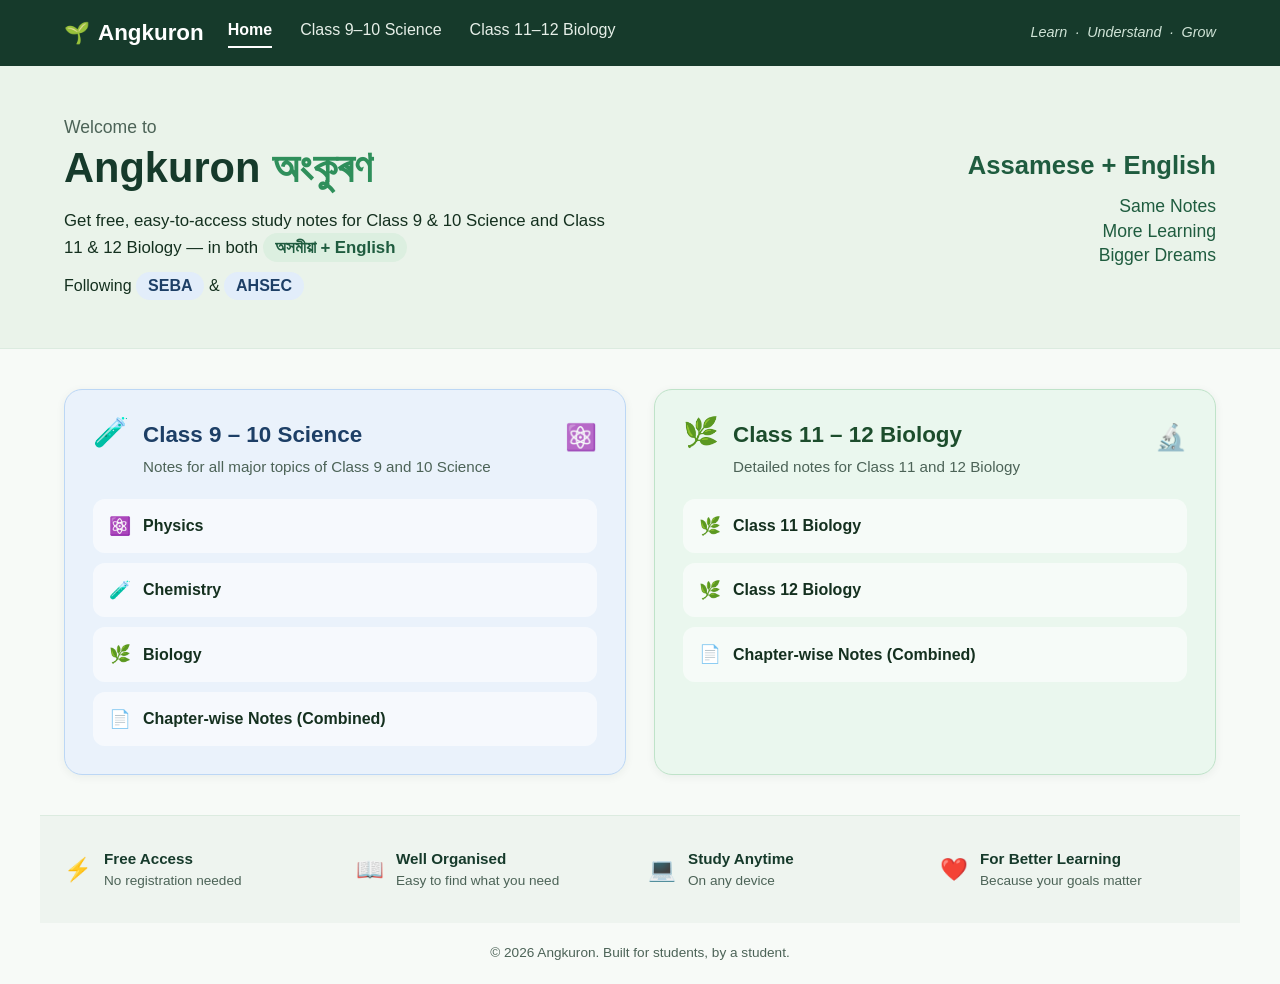
<file: index.html>
<!DOCTYPE html>
<html lang="en">
<head>
  <meta charset="UTF-8" />
  <meta name="viewport" content="width=device-width, initial-scale=1.0" />
  <title>Angkuron | Free Study Notes for Class 9-10 Science & Class 11-12 Biology</title>
  <link rel="stylesheet" href="css/style.css" />
</head>
<body>

  <!-- ===== NAVIGATION BAR ===== -->
  <header class="navbar">
    <div class="navbar-inner">
      <a href="index.html" class="logo">
        <span class="logo-leaf">🌱</span> Angkuron
      </a>

      <button class="hamburger" id="hamburgerBtn" aria-label="Toggle menu" aria-expanded="false">
        <span></span>
        <span></span>
        <span></span>
      </button>

      <nav class="nav-links" id="navLinks">
        <a href="index.html" class="nav-link active">Home</a>
        <a href="pages/science-9-10.html" class="nav-link">Class 9–10 Science</a>
        <a href="pages/biology-11-12.html" class="nav-link">Class 11–12 Biology</a>
      </nav>

      <div class="tagline">Learn &nbsp;·&nbsp; Understand &nbsp;·&nbsp; Grow</div>
    </div>
  </header>

  <!-- ===== HERO SECTION ===== -->
  <section class="hero">
    <div class="hero-inner">
      <div class="hero-text">
        <p class="hero-welcome">Welcome to</p>
        <h1 class="hero-title">Angkuron <span class="hero-title-assamese">অংকুৰণ</span></h1>
        <p class="hero-desc">
          Get free, easy-to-access study notes for Class 9 &amp; 10 Science
          and Class 11 &amp; 12 Biology — in both
          <span class="pill pill-green">অসমীয়া + English</span>
        </p>
        <p class="hero-following">
          Following <span class="pill pill-blue">SEBA</span> &amp; <span class="pill pill-blue">AHSEC</span>
        </p>
      </div>
      <div class="hero-badge">
        <p class="hero-badge-main">Assamese + English</p>
        <p class="hero-badge-sub">Same Notes<br />More Learning<br />Bigger Dreams</p>
      </div>
    </div>
  </section>

  <!-- ===== MAIN CARDS ===== -->
  <main class="main-content">
    <section class="card-grid">

      <a href="pages/science-9-10.html" class="big-card card-science">
        <div class="big-card-header">
          <div class="big-card-title-group">
            <span class="big-card-icon">🧪</span>
            <div>
              <h2>Class 9 – 10 Science</h2>
              <p>Notes for all major topics of Class 9 and 10 Science</p>
            </div>
          </div>
          <span class="big-card-emblem">⚛️</span>
        </div>
        <ul class="mini-list">
          <li><span class="mini-icon">⚛️</span> Physics</li>
          <li><span class="mini-icon">🧪</span> Chemistry</li>
          <li><span class="mini-icon">🌿</span> Biology</li>
          <li><span class="mini-icon">📄</span> Chapter-wise Notes (Combined)</li>
        </ul>
      </a>

      <a href="pages/biology-11-12.html" class="big-card card-biology">
        <div class="big-card-header">
          <div class="big-card-title-group">
            <span class="big-card-icon">🌿</span>
            <div>
              <h2>Class 11 – 12 Biology</h2>
              <p>Detailed notes for Class 11 and 12 Biology</p>
            </div>
          </div>
          <span class="big-card-emblem">🔬</span>
        </div>
        <ul class="mini-list">
          <li><span class="mini-icon">🌿</span> Class 11 Biology</li>
          <li><span class="mini-icon">🌿</span> Class 12 Biology</li>
          <li><span class="mini-icon">📄</span> Chapter-wise Notes (Combined)</li>
        </ul>
      </a>

    </section>
  </main>

  <!-- ===== FEATURES STRIP ===== -->
  <section class="features-strip">
    <div class="feature">
      <span class="feature-icon">⚡</span>
      <div>
        <p class="feature-title">Free Access</p>
        <p class="feature-sub">No registration needed</p>
      </div>
    </div>
    <div class="feature">
      <span class="feature-icon">📖</span>
      <div>
        <p class="feature-title">Well Organised</p>
        <p class="feature-sub">Easy to find what you need</p>
      </div>
    </div>
    <div class="feature">
      <span class="feature-icon">💻</span>
      <div>
        <p class="feature-title">Study Anytime</p>
        <p class="feature-sub">On any device</p>
      </div>
    </div>
    <div class="feature">
      <span class="feature-icon">❤️</span>
      <div>
        <p class="feature-title">For Better Learning</p>
        <p class="feature-sub">Because your goals matter</p>
      </div>
    </div>
  </section>

  <footer class="site-footer">
    <p>&copy; 2026 Angkuron. Built for students, by a student.</p>
  </footer>

  <script src="js/script.js"></script>
</body>
</html>
</file>
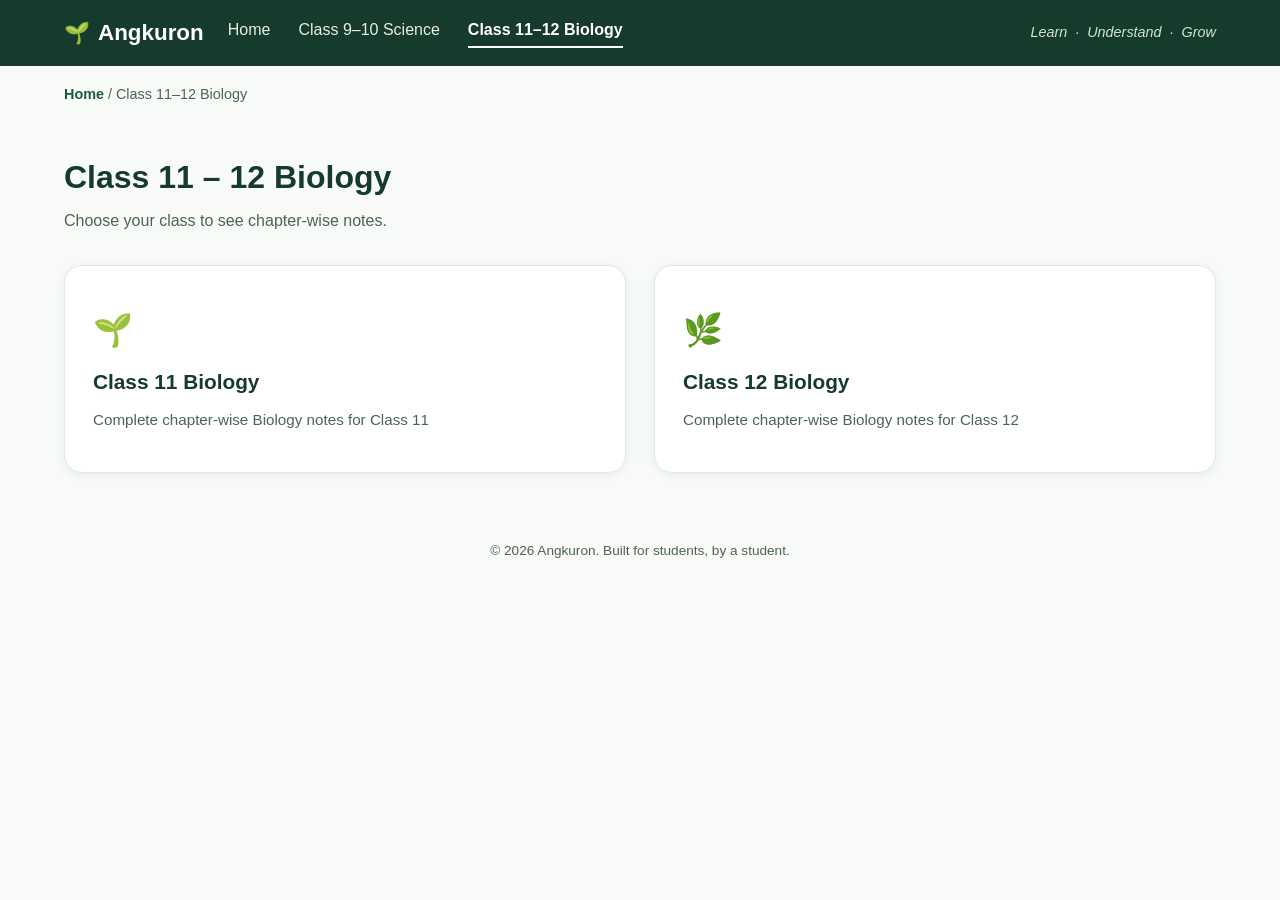
<file: pages/biology-11-12.html>
<!DOCTYPE html>
<html lang="en">
<head>
  <meta charset="UTF-8" />
  <meta name="viewport" content="width=device-width, initial-scale=1.0" />
  <title>Class 11–12 Biology | Angkuron</title>
  <link rel="stylesheet" href="../css/style.css" />
</head>
<body>

  <header class="navbar">
    <div class="navbar-inner">
      <a href="../index.html" class="logo">
        <span class="logo-leaf">🌱</span> Angkuron
      </a>

      <button class="hamburger" id="hamburgerBtn" aria-label="Toggle menu" aria-expanded="false">
        <span></span>
        <span></span>
        <span></span>
      </button>

      <nav class="nav-links" id="navLinks">
        <a href="../index.html" class="nav-link">Home</a>
        <a href="science-9-10.html" class="nav-link">Class 9–10 Science</a>
        <a href="biology-11-12.html" class="nav-link active">Class 11–12 Biology</a>
      </nav>

      <div class="tagline">Learn &nbsp;·&nbsp; Understand &nbsp;·&nbsp; Grow</div>
    </div>
  </header>

  <p class="breadcrumb"><a href="../index.html">Home</a> / Class 11–12 Biology</p>

  <section class="two-card-section">
    <div class="page-heading">
      <h1>Class 11 – 12 Biology</h1>
      <p>Choose your class to see chapter-wise notes.</p>
    </div>

    <div class="two-card-grid">
      <a href="class-11.html" class="simple-card">
        <span class="simple-card-icon">🌱</span>
        <h2>Class 11 Biology</h2>
        <p>Complete chapter-wise Biology notes for Class 11</p>
      </a>

      <a href="class-12.html" class="simple-card">
        <span class="simple-card-icon">🌿</span>
        <h2>Class 12 Biology</h2>
        <p>Complete chapter-wise Biology notes for Class 12</p>
      </a>
    </div>
  </section>

  <footer class="site-footer">
    <p>&copy; 2026 Angkuron. Built for students, by a student.</p>
  </footer>

  <script src="../js/script.js"></script>
</body>
</html>
</file>
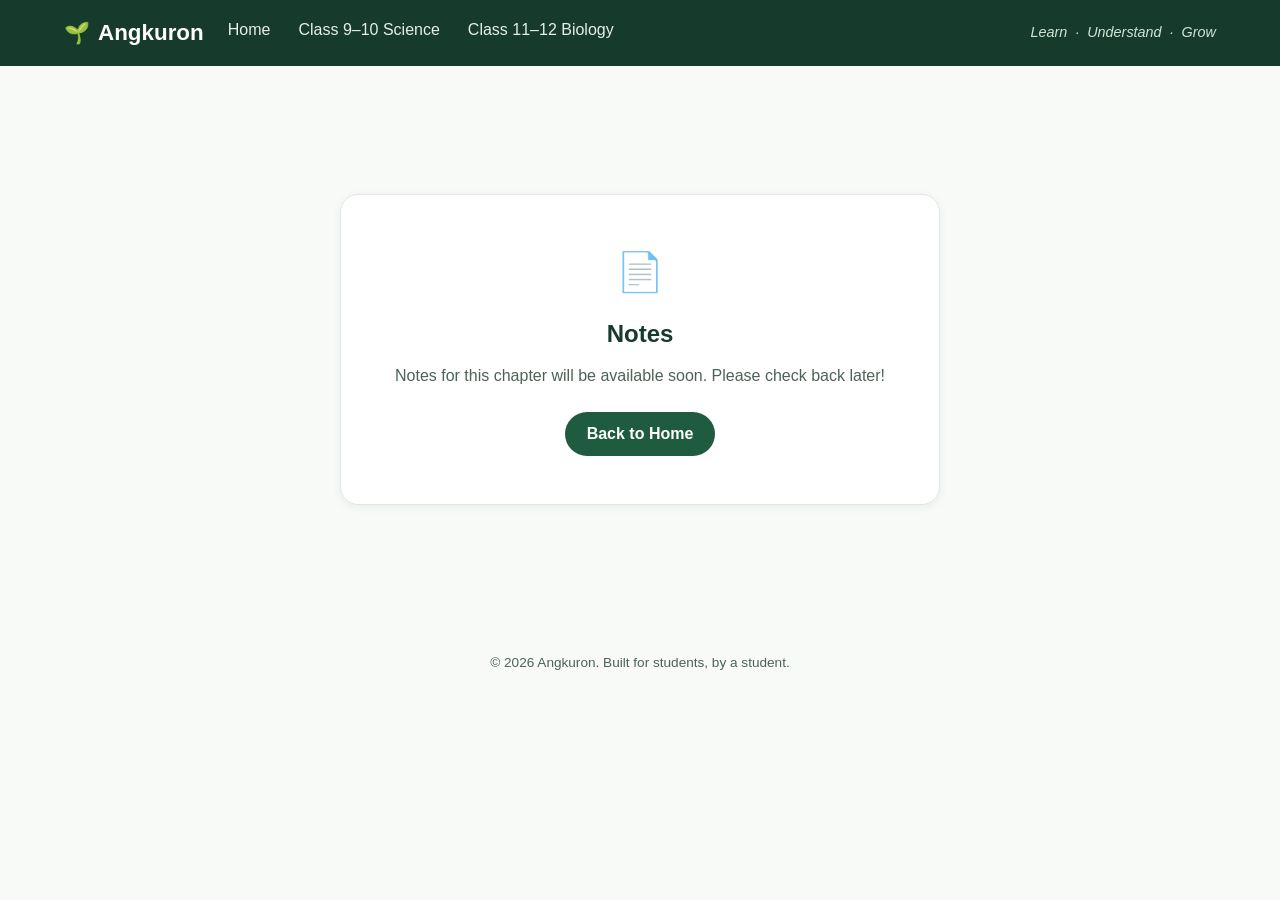
<file: pages/chapter-placeholder.html>
<!DOCTYPE html>
<html lang="en">
<head>
  <meta charset="UTF-8" />
  <meta name="viewport" content="width=device-width, initial-scale=1.0" />
  <title>Notes Coming Soon | Angkuron</title>
  <link rel="stylesheet" href="../css/style.css" />
</head>
<body>

  <header class="navbar">
    <div class="navbar-inner">
      <a href="../index.html" class="logo">
        <span class="logo-leaf">🌱</span> Angkuron
      </a>

      <button class="hamburger" id="hamburgerBtn" aria-label="Toggle menu" aria-expanded="false">
        <span></span>
        <span></span>
        <span></span>
      </button>

      <nav class="nav-links" id="navLinks">
        <a href="../index.html" class="nav-link">Home</a>
        <a href="science-9-10.html" class="nav-link">Class 9–10 Science</a>
        <a href="biology-11-12.html" class="nav-link">Class 11–12 Biology</a>
      </nav>

      <div class="tagline">Learn &nbsp;·&nbsp; Understand &nbsp;·&nbsp; Grow</div>
    </div>
  </header>

  <div class="two-card-section">
    <div class="placeholder-box">
      <div class="placeholder-icon">📄</div>
      <!-- Filled in automatically by js/script.js based on the URL,
           e.g. "Class 9 Science — Chapter 3" -->
      <h1 id="placeholderTitle">Notes</h1>
      <p>Notes for this chapter will be available soon. Please check back later!</p>
      <a href="../index.html" class="back-link">Back to Home</a>
    </div>
  </div>

  <footer class="site-footer">
    <p>&copy; 2026 Angkuron. Built for students, by a student.</p>
  </footer>

  <script src="../js/script.js"></script>
</body>
</html>
</file>
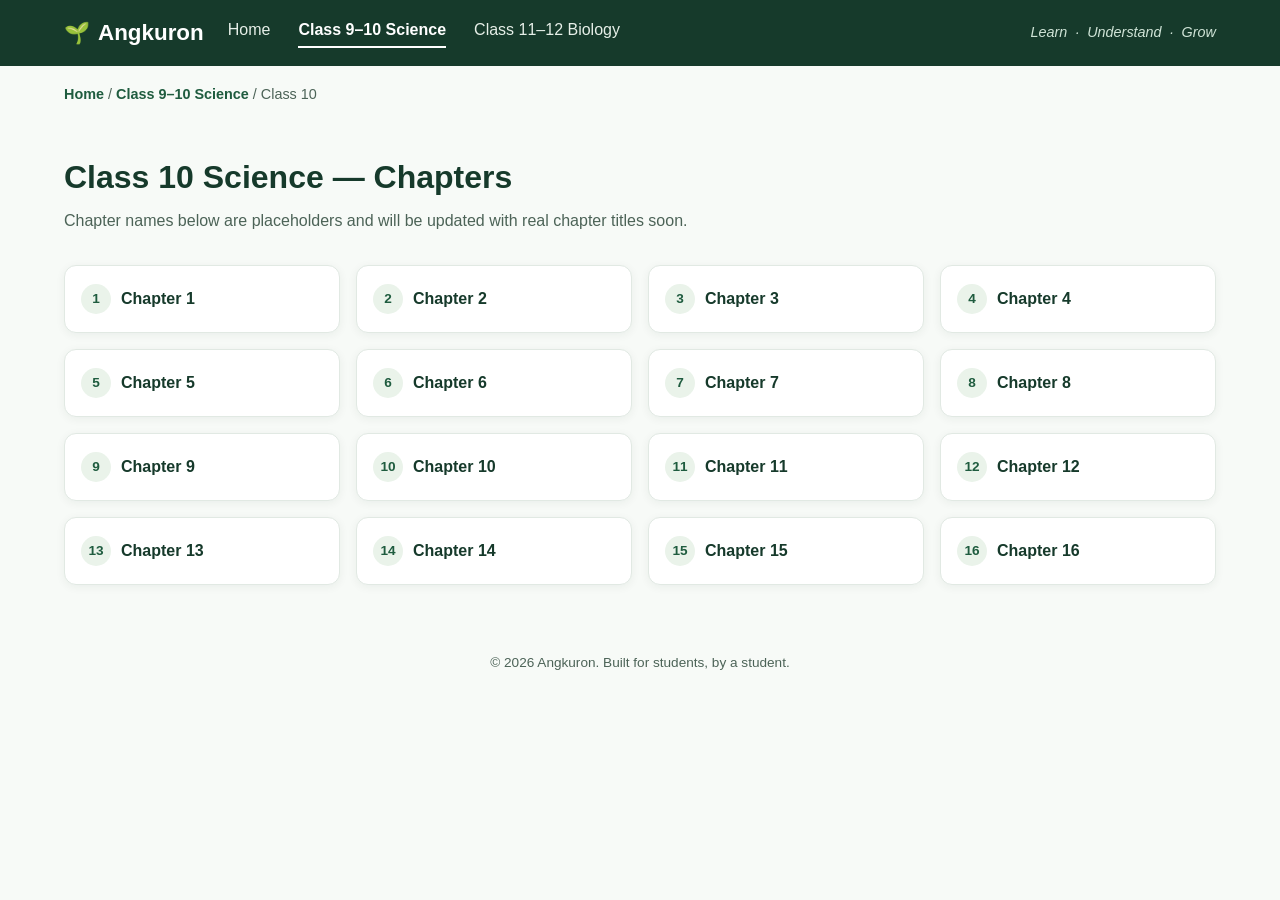
<file: pages/class-10.html>
<!DOCTYPE html>
<html lang="en">
<head>
  <meta charset="UTF-8" />
  <meta name="viewport" content="width=device-width, initial-scale=1.0" />
  <title>Class 10 Science Chapters | Angkuron</title>
  <link rel="stylesheet" href="../css/style.css" />
</head>
<body>

  <header class="navbar">
    <div class="navbar-inner">
      <a href="../index.html" class="logo">
        <span class="logo-leaf">🌱</span> Angkuron
      </a>

      <button class="hamburger" id="hamburgerBtn" aria-label="Toggle menu" aria-expanded="false">
        <span></span>
        <span></span>
        <span></span>
      </button>

      <nav class="nav-links" id="navLinks">
        <a href="../index.html" class="nav-link">Home</a>
        <a href="science-9-10.html" class="nav-link active">Class 9–10 Science</a>
        <a href="biology-11-12.html" class="nav-link">Class 11–12 Biology</a>
      </nav>

      <div class="tagline">Learn &nbsp;·&nbsp; Understand &nbsp;·&nbsp; Grow</div>
    </div>
  </header>

  <p class="breadcrumb">
    <a href="../index.html">Home</a> /
    <a href="science-9-10.html">Class 9–10 Science</a> /
    Class 10
  </p>

  <section class="two-card-section">
    <div class="page-heading">
      <h1>Class 10 Science — Chapters</h1>
      <p>Chapter names below are placeholders and will be updated with real chapter titles soon.</p>
    </div>

    <!-- The 16 chapter cards below are generated automatically by js/script.js -->
    <div class="chapter-grid" id="chapterGrid" data-class="10" data-subject="Science"></div>
  </section>

  <footer class="site-footer">
    <p>&copy; 2026 Angkuron. Built for students, by a student.</p>
  </footer>

  <script src="../js/script.js"></script>
</body>
</html>
</file>
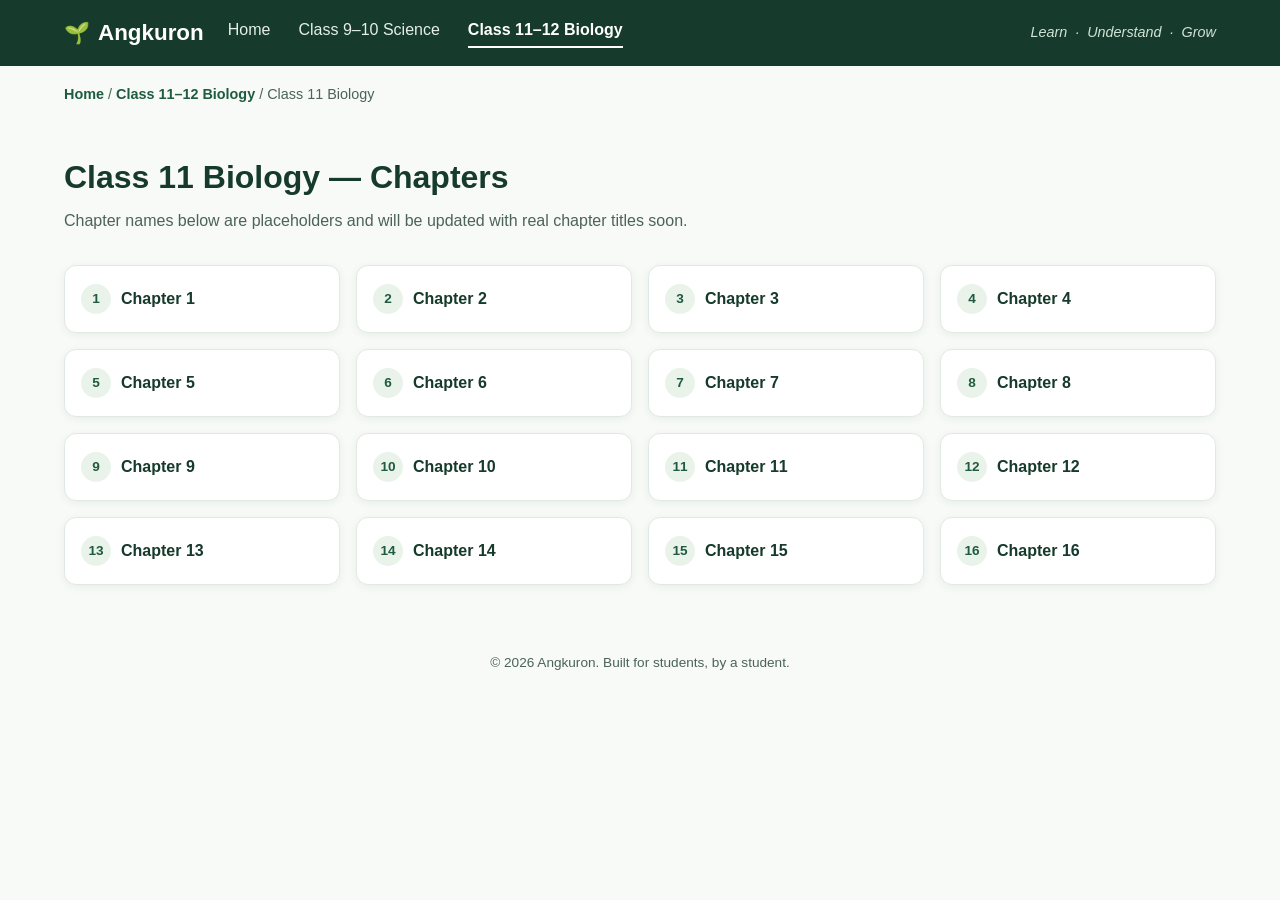
<file: pages/class-11.html>
<!DOCTYPE html>
<html lang="en">
<head>
  <meta charset="UTF-8" />
  <meta name="viewport" content="width=device-width, initial-scale=1.0" />
  <title>Class 11 Biology Chapters | Angkuron</title>
  <link rel="stylesheet" href="../css/style.css" />
</head>
<body>

  <header class="navbar">
    <div class="navbar-inner">
      <a href="../index.html" class="logo">
        <span class="logo-leaf">🌱</span> Angkuron
      </a>

      <button class="hamburger" id="hamburgerBtn" aria-label="Toggle menu" aria-expanded="false">
        <span></span>
        <span></span>
        <span></span>
      </button>

      <nav class="nav-links" id="navLinks">
        <a href="../index.html" class="nav-link">Home</a>
        <a href="science-9-10.html" class="nav-link">Class 9–10 Science</a>
        <a href="biology-11-12.html" class="nav-link active">Class 11–12 Biology</a>
      </nav>

      <div class="tagline">Learn &nbsp;·&nbsp; Understand &nbsp;·&nbsp; Grow</div>
    </div>
  </header>

  <p class="breadcrumb">
    <a href="../index.html">Home</a> /
    <a href="biology-11-12.html">Class 11–12 Biology</a> /
    Class 11 Biology
  </p>

  <section class="two-card-section">
    <div class="page-heading">
      <h1>Class 11 Biology — Chapters</h1>
      <p>Chapter names below are placeholders and will be updated with real chapter titles soon.</p>
    </div>

    <!-- The 16 chapter cards below are generated automatically by js/script.js -->
    <div class="chapter-grid" id="chapterGrid" data-class="11" data-subject="Biology"></div>
  </section>

  <footer class="site-footer">
    <p>&copy; 2026 Angkuron. Built for students, by a student.</p>
  </footer>

  <script src="../js/script.js"></script>
</body>
</html>
</file>
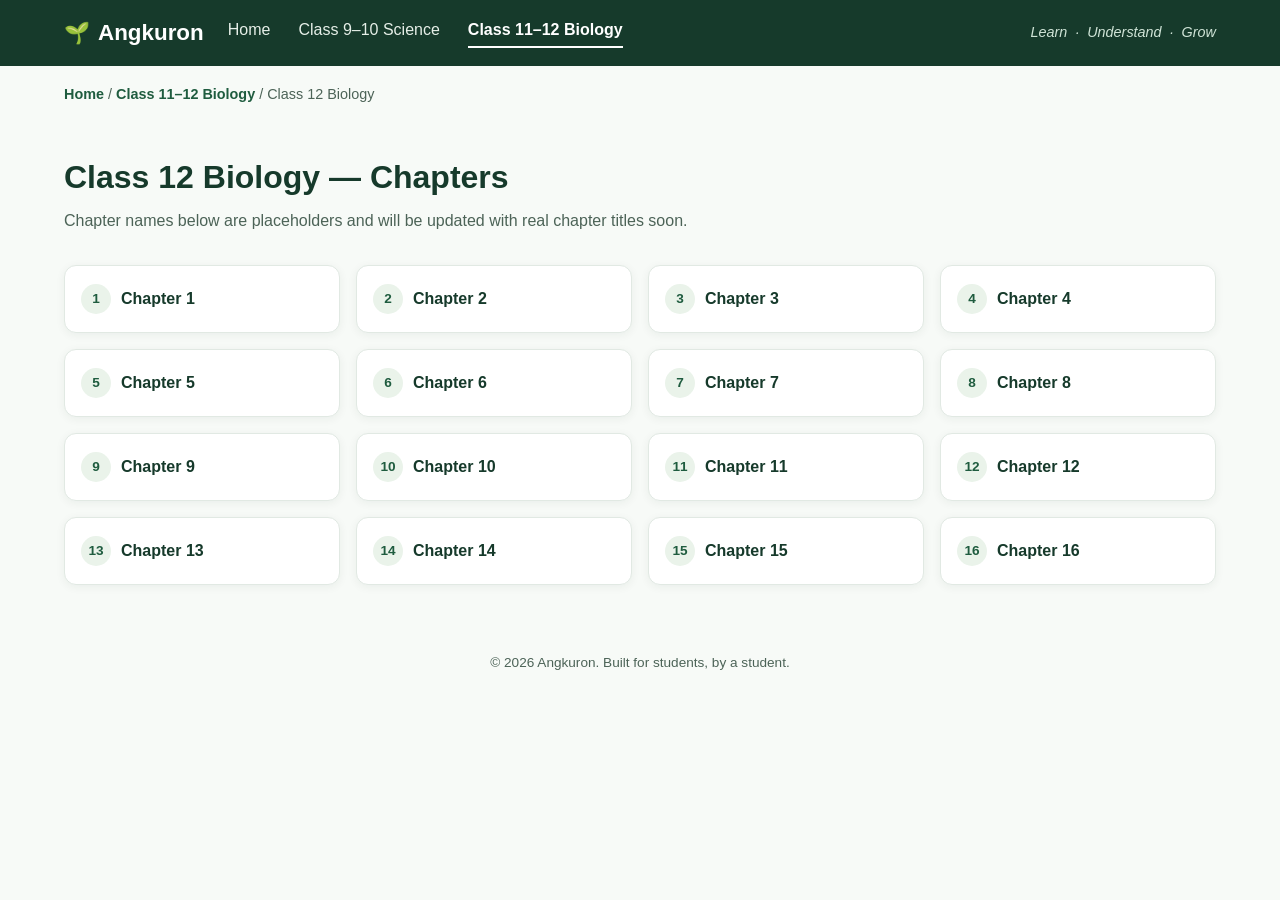
<file: pages/class-12.html>
<!DOCTYPE html>
<html lang="en">
<head>
  <meta charset="UTF-8" />
  <meta name="viewport" content="width=device-width, initial-scale=1.0" />
  <title>Class 12 Biology Chapters | Angkuron</title>
  <link rel="stylesheet" href="../css/style.css" />
</head>
<body>

  <header class="navbar">
    <div class="navbar-inner">
      <a href="../index.html" class="logo">
        <span class="logo-leaf">🌱</span> Angkuron
      </a>

      <button class="hamburger" id="hamburgerBtn" aria-label="Toggle menu" aria-expanded="false">
        <span></span>
        <span></span>
        <span></span>
      </button>

      <nav class="nav-links" id="navLinks">
        <a href="../index.html" class="nav-link">Home</a>
        <a href="science-9-10.html" class="nav-link">Class 9–10 Science</a>
        <a href="biology-11-12.html" class="nav-link active">Class 11–12 Biology</a>
      </nav>

      <div class="tagline">Learn &nbsp;·&nbsp; Understand &nbsp;·&nbsp; Grow</div>
    </div>
  </header>

  <p class="breadcrumb">
    <a href="../index.html">Home</a> /
    <a href="biology-11-12.html">Class 11–12 Biology</a> /
    Class 12 Biology
  </p>

  <section class="two-card-section">
    <div class="page-heading">
      <h1>Class 12 Biology — Chapters</h1>
      <p>Chapter names below are placeholders and will be updated with real chapter titles soon.</p>
    </div>

    <!-- The 16 chapter cards below are generated automatically by js/script.js -->
    <div class="chapter-grid" id="chapterGrid" data-class="12" data-subject="Biology"></div>
  </section>

  <footer class="site-footer">
    <p>&copy; 2026 Angkuron. Built for students, by a student.</p>
  </footer>

  <script src="../js/script.js"></script>
</body>
</html>
</file>
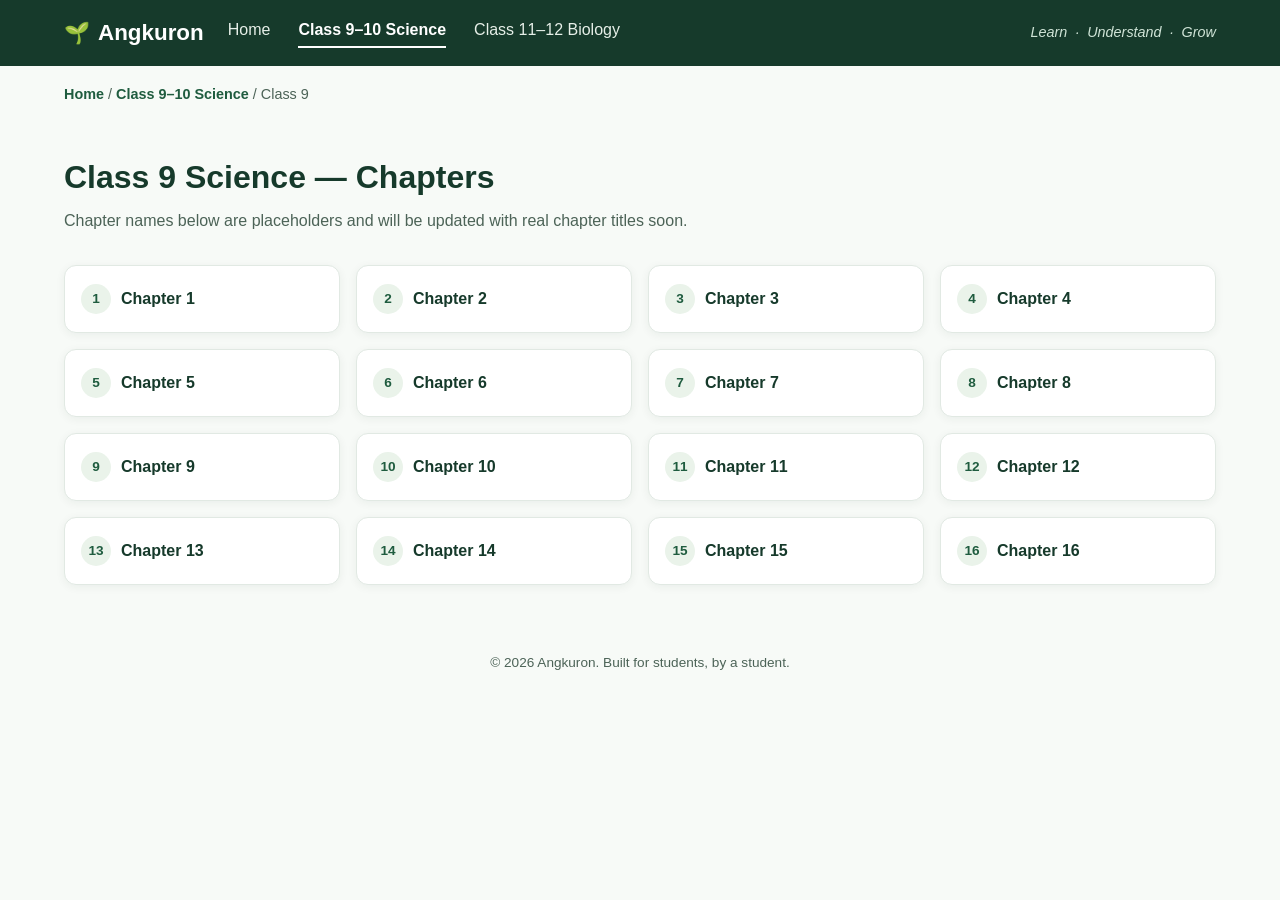
<file: pages/class-9.html>
<!DOCTYPE html>
<html lang="en">
<head>
  <meta charset="UTF-8" />
  <meta name="viewport" content="width=device-width, initial-scale=1.0" />
  <title>Class 9 Science Chapters | Angkuron</title>
  <link rel="stylesheet" href="../css/style.css" />
</head>
<body>

  <header class="navbar">
    <div class="navbar-inner">
      <a href="../index.html" class="logo">
        <span class="logo-leaf">🌱</span> Angkuron
      </a>

      <button class="hamburger" id="hamburgerBtn" aria-label="Toggle menu" aria-expanded="false">
        <span></span>
        <span></span>
        <span></span>
      </button>

      <nav class="nav-links" id="navLinks">
        <a href="../index.html" class="nav-link">Home</a>
        <a href="science-9-10.html" class="nav-link active">Class 9–10 Science</a>
        <a href="biology-11-12.html" class="nav-link">Class 11–12 Biology</a>
      </nav>

      <div class="tagline">Learn &nbsp;·&nbsp; Understand &nbsp;·&nbsp; Grow</div>
    </div>
  </header>

  <p class="breadcrumb">
    <a href="../index.html">Home</a> /
    <a href="science-9-10.html">Class 9–10 Science</a> /
    Class 9
  </p>

  <section class="two-card-section">
    <div class="page-heading">
      <h1>Class 9 Science — Chapters</h1>
      <p>Chapter names below are placeholders and will be updated with real chapter titles soon.</p>
    </div>

    <!-- The 16 chapter cards below are generated automatically by js/script.js -->
    <div class="chapter-grid" id="chapterGrid" data-class="9" data-subject="Science"></div>
  </section>

  <footer class="site-footer">
    <p>&copy; 2026 Angkuron. Built for students, by a student.</p>
  </footer>

  <script src="../js/script.js"></script>
</body>
</html>
</file>
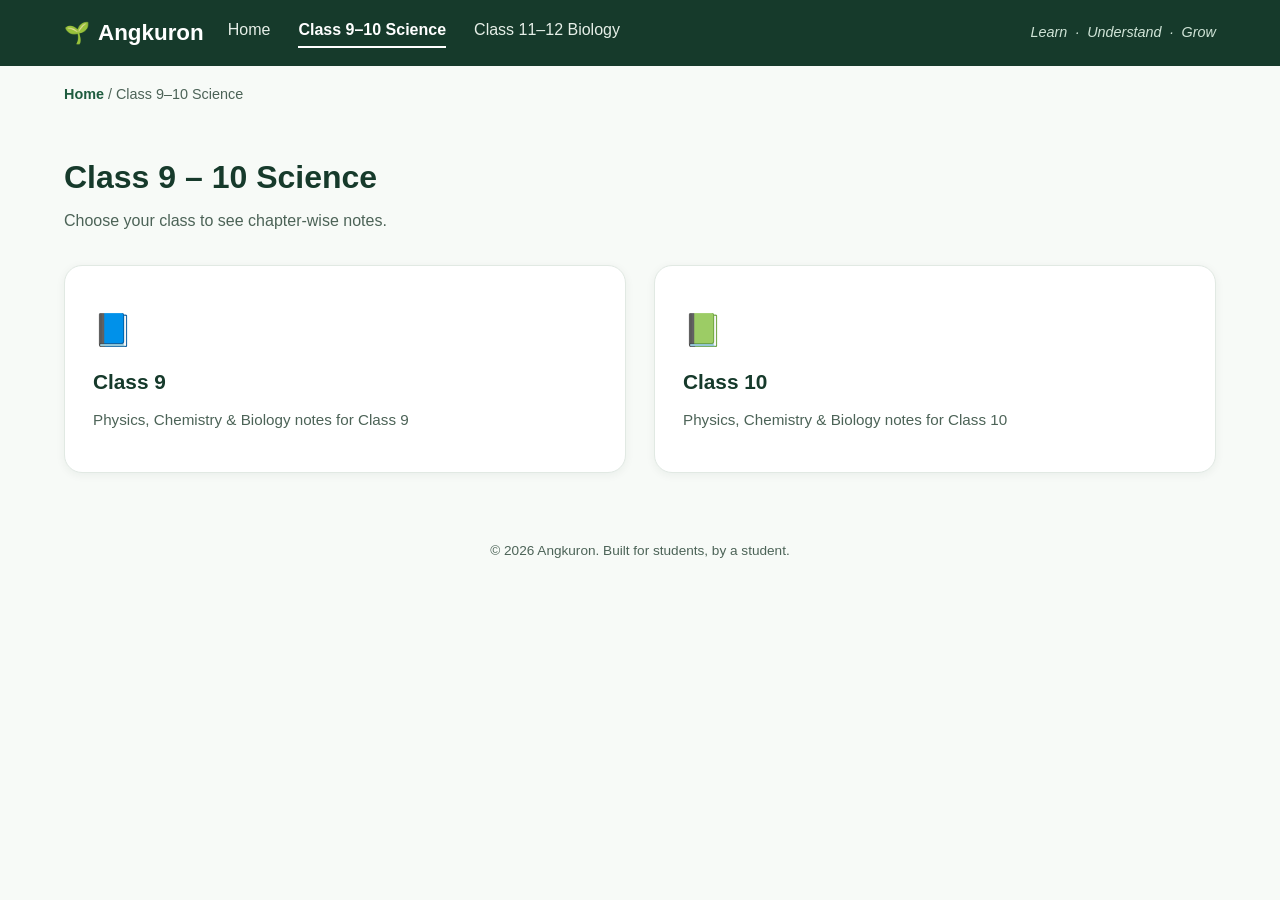
<file: pages/science-9-10.html>
<!DOCTYPE html>
<html lang="en">
<head>
  <meta charset="UTF-8" />
  <meta name="viewport" content="width=device-width, initial-scale=1.0" />
  <title>Class 9–10 Science | Angkuron</title>
  <link rel="stylesheet" href="../css/style.css" />
</head>
<body>

  <header class="navbar">
    <div class="navbar-inner">
      <a href="../index.html" class="logo">
        <span class="logo-leaf">🌱</span> Angkuron
      </a>

      <button class="hamburger" id="hamburgerBtn" aria-label="Toggle menu" aria-expanded="false">
        <span></span>
        <span></span>
        <span></span>
      </button>

      <nav class="nav-links" id="navLinks">
        <a href="../index.html" class="nav-link">Home</a>
        <a href="science-9-10.html" class="nav-link active">Class 9–10 Science</a>
        <a href="biology-11-12.html" class="nav-link">Class 11–12 Biology</a>
      </nav>

      <div class="tagline">Learn &nbsp;·&nbsp; Understand &nbsp;·&nbsp; Grow</div>
    </div>
  </header>

  <p class="breadcrumb"><a href="../index.html">Home</a> / Class 9–10 Science</p>

  <section class="two-card-section">
    <div class="page-heading">
      <h1>Class 9 – 10 Science</h1>
      <p>Choose your class to see chapter-wise notes.</p>
    </div>

    <div class="two-card-grid">
      <a href="class-9.html" class="simple-card">
        <span class="simple-card-icon">📘</span>
        <h2>Class 9</h2>
        <p>Physics, Chemistry &amp; Biology notes for Class 9</p>
      </a>

      <a href="class-10.html" class="simple-card">
        <span class="simple-card-icon">📗</span>
        <h2>Class 10</h2>
        <p>Physics, Chemistry &amp; Biology notes for Class 10</p>
      </a>
    </div>
  </section>

  <footer class="site-footer">
    <p>&copy; 2026 Angkuron. Built for students, by a student.</p>
  </footer>

  <script src="../js/script.js"></script>
</body>
</html>
</file>
<file: css/style.css>
/* =========================================================
   ANGKURON — MAIN STYLESHEET
   Organised in sections:
   1. Variables & Reset
   2. Layout helpers
   3. Navbar
   4. Hero
   5. Cards (home + subject pages)
   6. Chapter grid
   7. Features strip / footer
   8. Placeholder page
   9. Responsive breakpoints
   ========================================================= */

/* ---------- 1. VARIABLES & RESET ---------- */
:root {
  --color-dark-green: #163a2b;
  --color-mid-green: #1f5c3f;
  --color-accent-green: #2f8f5b;
  --color-bg-hero: #eaf3ea;
  --color-bg-page: #f7faf7;
  --color-text-dark: #14301f;
  --color-text-muted: #4c6357;

  --color-science-bg: #eaf2fb;
  --color-science-border: #bcd7f5;
  --color-science-text: #1d3f66;

  --color-biology-bg: #eaf7ee;
  --color-biology-border: #bfe3c9;
  --color-biology-text: #1c4d2c;

  --pill-green-bg: #dcefe0;
  --pill-blue-bg: #e2edfa;

  --radius-lg: 18px;
  --radius-md: 12px;
  --shadow-soft: 0 2px 10px rgba(20, 48, 31, 0.06);
  --shadow-hover: 0 12px 28px rgba(20, 48, 31, 0.14);
  --transition-smooth: all 0.25s ease;

  --max-width: 1200px;
}

* {
  margin: 0;
  padding: 0;
  box-sizing: border-box;
}

body {
  font-family: "Segoe UI", "Helvetica Neue", Arial, sans-serif;
  color: var(--color-text-dark);
  background: var(--color-bg-page);
  line-height: 1.5;
}

a {
  text-decoration: none;
  color: inherit;
}

ul {
  list-style: none;
}

img {
  max-width: 100%;
  display: block;
}

/* ---------- 2. LAYOUT HELPERS ---------- */
.max-width-wrap {
  max-width: var(--max-width);
  margin: 0 auto;
  padding: 0 24px;
}

/* ---------- 3. NAVBAR ---------- */
.navbar {
  background: var(--color-dark-green);
  color: #fff;
  position: sticky;
  top: 0;
  z-index: 100;
}

.navbar-inner {
  max-width: var(--max-width);
  margin: 0 auto;
  padding: 16px 24px;
  display: flex;
  align-items: center;
  gap: 24px;
}

.logo {
  font-size: 1.4rem;
  font-weight: 700;
  color: #fff;
  display: flex;
  align-items: center;
  gap: 8px;
  white-space: nowrap;
}

.logo-leaf {
  font-size: 1.3rem;
}

.nav-links {
  display: flex;
  gap: 28px;
  flex: 1;
}

.nav-link {
  color: #e6efe8;
  font-size: 1rem;
  padding-bottom: 4px;
  border-bottom: 2px solid transparent;
  transition: var(--transition-smooth);
  white-space: nowrap;
}

.nav-link:hover {
  color: #ffffff;
}

.nav-link.active {
  color: #ffffff;
  border-bottom-color: #ffffff;
  font-weight: 600;
}

.tagline {
  color: #cfe3d6;
  font-style: italic;
  font-size: 0.9rem;
  white-space: nowrap;
}

.hamburger {
  display: none;
  flex-direction: column;
  justify-content: space-between;
  width: 26px;
  height: 20px;
  background: none;
  border: none;
  cursor: pointer;
  padding: 0;
}

.hamburger span {
  display: block;
  height: 2px;
  width: 100%;
  background: #fff;
  border-radius: 2px;
  transition: var(--transition-smooth);
}

/* ---------- 4. HERO ---------- */
.hero {
  background: var(--color-bg-hero);
  border-bottom: 1px solid #dcebe0;
}

.hero-inner {
  max-width: var(--max-width);
  margin: 0 auto;
  padding: 48px 24px;
  display: flex;
  align-items: center;
  justify-content: space-between;
  gap: 32px;
  flex-wrap: wrap;
}

.hero-text {
  flex: 1;
  min-width: 280px;
}

.hero-welcome {
  color: var(--color-text-muted);
  font-size: 1.1rem;
  margin-bottom: 4px;
}

.hero-title {
  font-size: 2.6rem;
  color: var(--color-dark-green);
  margin-bottom: 16px;
  line-height: 1.15;
}

.hero-title-assamese {
  color: var(--color-accent-green);
}

.hero-desc {
  font-size: 1.05rem;
  color: var(--color-text-dark);
  margin-bottom: 10px;
  max-width: 560px;
}

.hero-following {
  font-size: 1rem;
  color: var(--color-text-dark);
}

.pill {
  display: inline-block;
  padding: 2px 12px;
  border-radius: 999px;
  font-weight: 600;
}

.pill-green {
  background: var(--pill-green-bg);
  color: var(--color-mid-green);
}

.pill-blue {
  background: var(--pill-blue-bg);
  color: var(--color-science-text);
}

.hero-badge {
  text-align: right;
  color: var(--color-mid-green);
  font-family: "Segoe Script", cursive, sans-serif;
  min-width: 220px;
}

.hero-badge-main {
  font-size: 1.6rem;
  font-weight: 700;
  margin-bottom: 10px;
}

.hero-badge-sub {
  font-size: 1.1rem;
  line-height: 1.4;
}

/* ---------- 5. CARDS ---------- */
.main-content {
  max-width: var(--max-width);
  margin: 0 auto;
  padding: 40px 24px;
}

.card-grid {
  display: grid;
  grid-template-columns: 1fr 1fr;
  gap: 28px;
}

.big-card {
  display: block;
  border-radius: var(--radius-lg);
  padding: 28px;
  border: 1px solid transparent;
  box-shadow: var(--shadow-soft);
  transition: var(--transition-smooth);
  background: #fff;
}

.big-card:hover,
.big-card:focus-visible {
  transform: translateY(-4px) scale(1.01);
  box-shadow: var(--shadow-hover);
}

.card-science {
  background: var(--color-science-bg);
  border-color: var(--color-science-border);
}

.card-science:hover {
  background: #e1edfb;
  border-color: #9dc4ef;
}

.card-biology {
  background: var(--color-biology-bg);
  border-color: var(--color-biology-border);
}

.card-biology:hover {
  background: #dcf2e3;
  border-color: #9ad6ac;
}

.big-card-header {
  display: flex;
  align-items: flex-start;
  justify-content: space-between;
  gap: 12px;
  margin-bottom: 20px;
}

.big-card-title-group {
  display: flex;
  gap: 14px;
  align-items: flex-start;
}

.big-card-icon {
  font-size: 1.8rem;
  line-height: 1;
}

.card-science h2 {
  color: var(--color-science-text);
  font-size: 1.4rem;
  margin-bottom: 4px;
}

.card-biology h2 {
  color: var(--color-biology-text);
  font-size: 1.4rem;
  margin-bottom: 4px;
}

.big-card-header p {
  color: var(--color-text-muted);
  font-size: 0.95rem;
}

.big-card-emblem {
  font-size: 1.6rem;
  opacity: 0.8;
}

.mini-list {
  display: flex;
  flex-direction: column;
  gap: 10px;
}

.mini-list li {
  display: flex;
  align-items: center;
  gap: 12px;
  background: rgba(255, 255, 255, 0.6);
  padding: 14px 16px;
  border-radius: var(--radius-md);
  font-weight: 600;
  transition: var(--transition-smooth);
}

.card-science .mini-list li:hover {
  background: #ffffff;
  transform: translateX(2px);
}

.card-biology .mini-list li:hover {
  background: #ffffff;
  transform: translateX(2px);
}

.mini-icon {
  font-size: 1.1rem;
}

/* ---------- Simple 2-card layout (Class 9-10 / 11-12 / subject pages) ---------- */
.two-card-section {
  max-width: var(--max-width);
  margin: 0 auto;
  padding: 48px 24px;
}

.page-heading {
  margin-bottom: 32px;
}

.page-heading h1 {
  color: var(--color-dark-green);
  font-size: 2rem;
  margin-bottom: 8px;
}

.page-heading p {
  color: var(--color-text-muted);
}

.two-card-grid {
  display: grid;
  grid-template-columns: 1fr 1fr;
  gap: 28px;
}

.simple-card {
  display: flex;
  flex-direction: column;
  align-items: flex-start;
  gap: 12px;
  background: #fff;
  border: 1px solid #e1e9e3;
  border-radius: var(--radius-lg);
  padding: 40px 28px;
  box-shadow: var(--shadow-soft);
  transition: var(--transition-smooth);
  min-height: 160px;
  justify-content: center;
}

.simple-card:hover,
.simple-card:focus-visible {
  transform: translateY(-4px) scale(1.015);
  box-shadow: var(--shadow-hover);
  border-color: var(--color-accent-green);
}

.simple-card .simple-card-icon {
  font-size: 2rem;
}

.simple-card h2 {
  color: var(--color-dark-green);
  font-size: 1.3rem;
}

.simple-card p {
  color: var(--color-text-muted);
  font-size: 0.95rem;
}

/* ---------- 6. CHAPTER GRID ---------- */
.chapter-grid {
  display: grid;
  grid-template-columns: repeat(4, 1fr);
  gap: 16px;
}

.chapter-card {
  display: flex;
  align-items: center;
  gap: 10px;
  background: #fff;
  border: 1px solid #e1e9e3;
  border-radius: var(--radius-md);
  padding: 18px 16px;
  font-weight: 600;
  color: var(--color-dark-green);
  box-shadow: var(--shadow-soft);
  transition: var(--transition-smooth);
}

.chapter-card:hover,
.chapter-card:focus-visible {
  background: var(--color-bg-hero);
  border-color: var(--color-accent-green);
  transform: translateY(-3px);
  box-shadow: var(--shadow-hover);
}

.chapter-number-badge {
  display: inline-flex;
  align-items: center;
  justify-content: center;
  width: 30px;
  height: 30px;
  border-radius: 50%;
  background: var(--color-bg-hero);
  color: var(--color-mid-green);
  font-size: 0.85rem;
  flex-shrink: 0;
}

/* ---------- 7. FEATURES STRIP / FOOTER ---------- */
.features-strip {
  background: #eef4ef;
  border-top: 1px solid #dcebe0;
  display: grid;
  grid-template-columns: repeat(4, 1fr);
  gap: 16px;
  max-width: var(--max-width);
  margin: 0 auto;
  padding: 32px 24px;
}

.feature {
  display: flex;
  align-items: center;
  gap: 12px;
}

.feature-icon {
  font-size: 1.4rem;
}

.feature-title {
  font-weight: 700;
  color: var(--color-dark-green);
  font-size: 0.95rem;
}

.feature-sub {
  color: var(--color-text-muted);
  font-size: 0.85rem;
}

.site-footer {
  text-align: center;
  padding: 20px;
  color: var(--color-text-muted);
  font-size: 0.85rem;
  background: var(--color-bg-page);
}

/* ---------- 8. PLACEHOLDER PAGE ---------- */
.placeholder-box {
  max-width: 600px;
  margin: 80px auto;
  text-align: center;
  background: #fff;
  border: 1px solid #e1e9e3;
  border-radius: var(--radius-lg);
  padding: 48px 32px;
  box-shadow: var(--shadow-soft);
}

.placeholder-box .placeholder-icon {
  font-size: 2.4rem;
  margin-bottom: 16px;
}

.placeholder-box h1 {
  color: var(--color-dark-green);
  margin-bottom: 12px;
  font-size: 1.5rem;
}

.placeholder-box p {
  color: var(--color-text-muted);
  margin-bottom: 24px;
}

.back-link {
  display: inline-block;
  background: var(--color-mid-green);
  color: #fff;
  padding: 10px 22px;
  border-radius: 999px;
  font-weight: 600;
  transition: var(--transition-smooth);
}

.back-link:hover {
  background: var(--color-dark-green);
}

/* Breadcrumb */
.breadcrumb {
  max-width: var(--max-width);
  margin: 0 auto;
  padding: 18px 24px 0;
  font-size: 0.9rem;
  color: var(--color-text-muted);
}

.breadcrumb a {
  color: var(--color-mid-green);
  font-weight: 600;
}

.breadcrumb a:hover {
  text-decoration: underline;
}

/* ---------- 9. RESPONSIVE ---------- */
@media (max-width: 900px) {
  .card-grid,
  .two-card-grid {
    grid-template-columns: 1fr;
  }

  .chapter-grid {
    grid-template-columns: repeat(3, 1fr);
  }

  .features-strip {
    grid-template-columns: repeat(2, 1fr);
  }

  .tagline {
    display: none;
  }
}

@media (max-width: 720px) {
  .hamburger {
    display: flex;
  }

  .nav-links {
    display: none;
    position: absolute;
    top: 100%;
    left: 0;
    right: 0;
    background: var(--color-dark-green);
    flex-direction: column;
    gap: 0;
    padding: 8px 0;
  }

  .nav-links.open {
    display: flex;
  }

  .nav-links .nav-link {
    padding: 14px 24px;
    border-bottom: 1px solid rgba(255, 255, 255, 0.08);
  }

  .navbar-inner {
    position: relative;
    flex-wrap: wrap;
  }

  .hero-inner {
    flex-direction: column;
    text-align: center;
  }

  .hero-badge {
    text-align: center;
  }

  .hero-title {
    font-size: 2.1rem;
  }
}

@media (max-width: 600px) {
  .chapter-grid {
    grid-template-columns: repeat(2, 1fr);
  }

  .features-strip {
    grid-template-columns: 1fr;
  }
}
</file>
